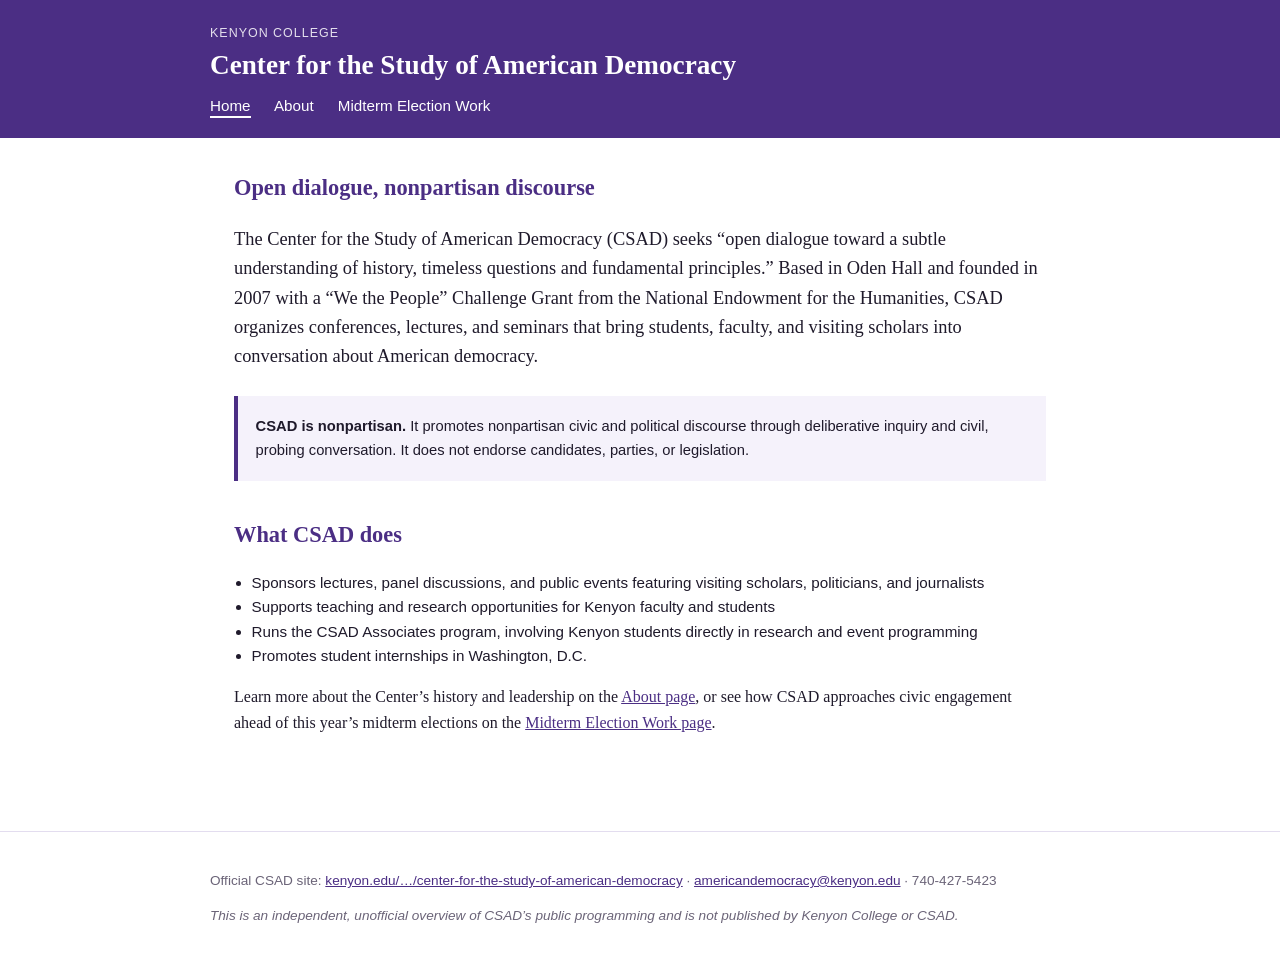
<file: index.html>
<!DOCTYPE html>
<html lang="en">
<head>
  <meta charset="UTF-8" />
  <meta name="viewport" content="width=device-width, initial-scale=1.0" />
  <title>Center for the Study of American Democracy | Kenyon College</title>
  <meta name="description" content="An independent overview of the nonpartisan work of Kenyon College's Center for the Study of American Democracy (CSAD)." />
  <link rel="stylesheet" href="styles.css" />
</head>
<body>
  <header class="site-header">
    <div class="header-inner">
      <p class="eyebrow">Kenyon College</p>
      <h1>Center for the Study of American Democracy</h1>
      <nav class="site-nav" aria-label="Primary">
        <a href="index.html" aria-current="page">Home</a>
        <a href="about.html">About</a>
        <a href="election-work.html">Midterm Election Work</a>
      </nav>
    </div>
  </header>

  <main>
    <h2>Open dialogue, nonpartisan discourse</h2>
    <p class="lede">
      The Center for the Study of American Democracy (CSAD) seeks
      &ldquo;open dialogue toward a subtle understanding of history, timeless
      questions and fundamental principles.&rdquo; Based in Oden Hall and
      founded in 2007 with a &ldquo;We the People&rdquo; Challenge Grant from
      the National Endowment for the Humanities, CSAD organizes conferences,
      lectures, and seminars that bring students, faculty, and visiting
      scholars into conversation about American democracy.
    </p>

    <div class="disclaimer">
      <p>
        <strong>CSAD is nonpartisan.</strong> It promotes nonpartisan civic
        and political discourse through deliberative inquiry and civil,
        probing conversation. It does not endorse candidates, parties, or
        legislation.
      </p>
    </div>

    <h2>What CSAD does</h2>
    <ul class="fact-list">
      <li>Sponsors lectures, panel discussions, and public events featuring visiting scholars, politicians, and journalists</li>
      <li>Supports teaching and research opportunities for Kenyon faculty and students</li>
      <li>Runs the CSAD Associates program, involving Kenyon students directly in research and event programming</li>
      <li>Promotes student internships in Washington, D.C.</li>
    </ul>

    <p>
      Learn more about the Center&rsquo;s history and leadership on the
      <a href="about.html">About page</a>, or see how CSAD approaches civic
      engagement ahead of this year&rsquo;s midterm elections on the
      <a href="election-work.html">Midterm Election Work page</a>.
    </p>
  </main>

  <footer class="site-footer">
    <div class="footer-inner">
      <p>
        Official CSAD site:
        <a href="https://www.kenyon.edu/offices-and-services/center-for-the-study-of-american-democracy/">kenyon.edu/&hellip;/center-for-the-study-of-american-democracy</a>
        &middot; <a href="mailto:americandemocracy@kenyon.edu">americandemocracy@kenyon.edu</a>
        &middot; 740-427-5423
      </p>
      <p class="unofficial-note">
        This is an independent, unofficial overview of CSAD&rsquo;s public
        programming and is not published by Kenyon College or CSAD.
      </p>
    </div>
  </footer>
</body>
</html>
</file>
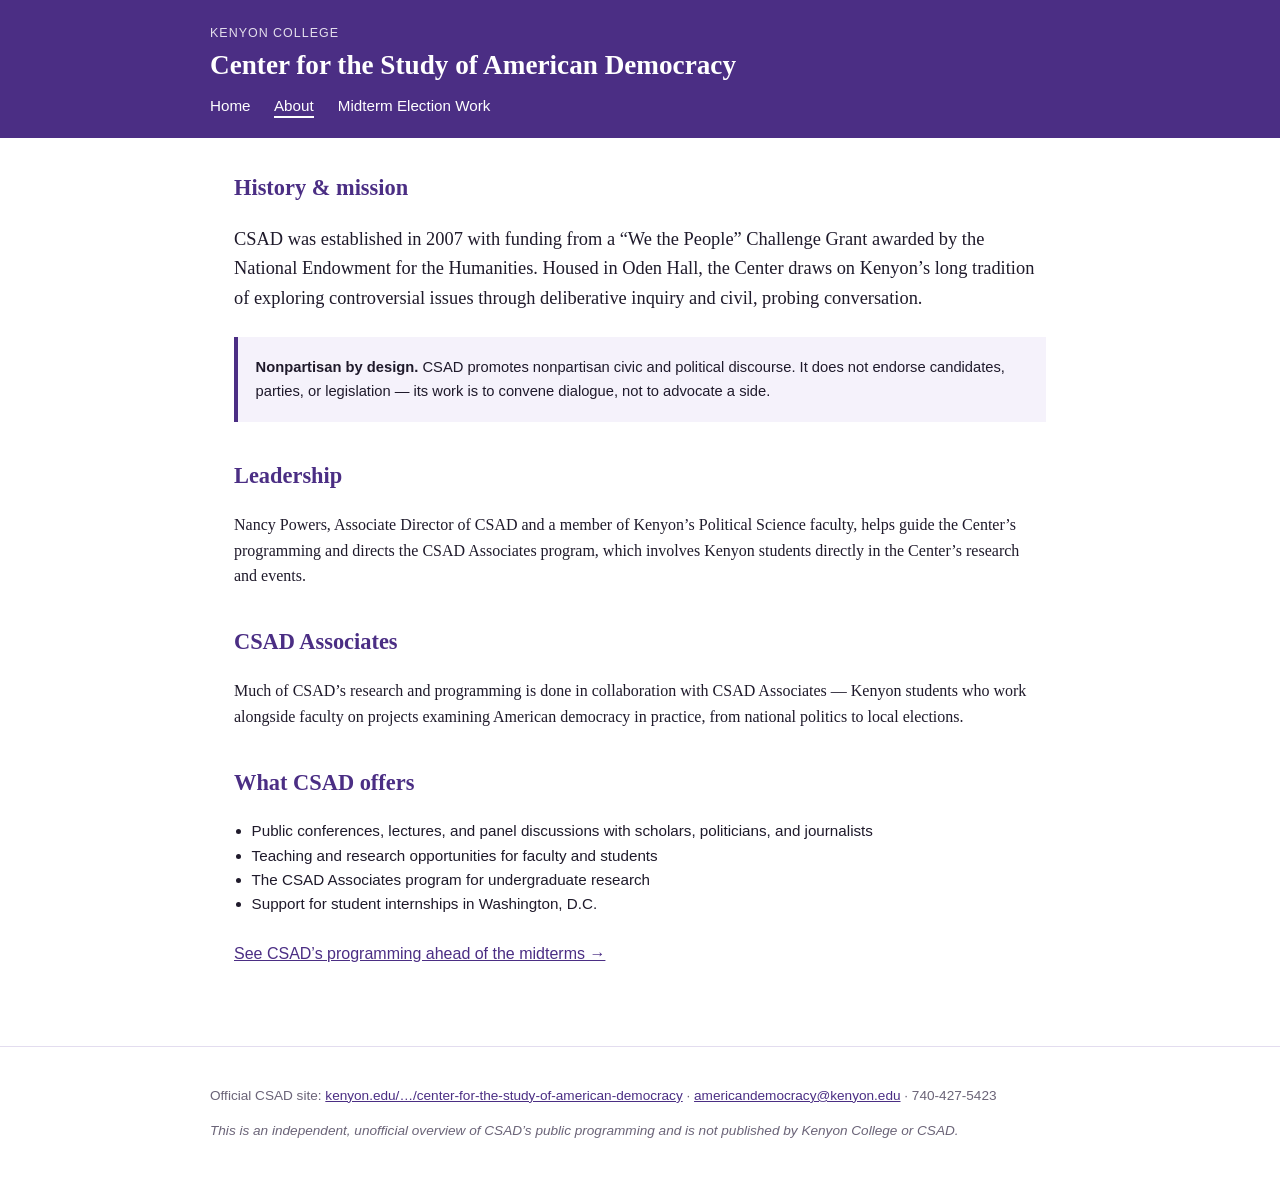
<file: about.html>
<!DOCTYPE html>
<html lang="en">
<head>
  <meta charset="UTF-8" />
  <meta name="viewport" content="width=device-width, initial-scale=1.0" />
  <title>About | Center for the Study of American Democracy</title>
  <meta name="description" content="History, mission, and leadership of Kenyon College's Center for the Study of American Democracy (CSAD)." />
  <link rel="stylesheet" href="styles.css" />
</head>
<body>
  <header class="site-header">
    <div class="header-inner">
      <p class="eyebrow">Kenyon College</p>
      <h1>Center for the Study of American Democracy</h1>
      <nav class="site-nav" aria-label="Primary">
        <a href="index.html">Home</a>
        <a href="about.html" aria-current="page">About</a>
        <a href="election-work.html">Midterm Election Work</a>
      </nav>
    </div>
  </header>

  <main>
    <h2>History &amp; mission</h2>
    <p class="lede">
      CSAD was established in 2007 with funding from a &ldquo;We the
      People&rdquo; Challenge Grant awarded by the National Endowment for the
      Humanities. Housed in Oden Hall, the Center draws on Kenyon&rsquo;s
      long tradition of exploring controversial issues through deliberative
      inquiry and civil, probing conversation.
    </p>

    <div class="disclaimer">
      <p>
        <strong>Nonpartisan by design.</strong> CSAD promotes nonpartisan
        civic and political discourse. It does not endorse candidates,
        parties, or legislation &mdash; its work is to convene dialogue, not
        to advocate a side.
      </p>
    </div>

    <h2>Leadership</h2>
    <p>
      Nancy Powers, Associate Director of CSAD and a member of Kenyon&rsquo;s
      Political Science faculty, helps guide the Center&rsquo;s programming
      and directs the CSAD Associates program, which involves Kenyon
      students directly in the Center&rsquo;s research and events.
    </p>

    <h2>CSAD Associates</h2>
    <p>
      Much of CSAD&rsquo;s research and programming is done in collaboration
      with CSAD Associates &mdash; Kenyon students who work alongside faculty
      on projects examining American democracy in practice, from national
      politics to local elections.
    </p>

    <h2>What CSAD offers</h2>
    <ul class="fact-list">
      <li>Public conferences, lectures, and panel discussions with scholars, politicians, and journalists</li>
      <li>Teaching and research opportunities for faculty and students</li>
      <li>The CSAD Associates program for undergraduate research</li>
      <li>Support for student internships in Washington, D.C.</li>
    </ul>

    <div class="cta-links">
      <a href="election-work.html">See CSAD&rsquo;s programming ahead of the midterms &rarr;</a>
    </div>
  </main>

  <footer class="site-footer">
    <div class="footer-inner">
      <p>
        Official CSAD site:
        <a href="https://www.kenyon.edu/offices-and-services/center-for-the-study-of-american-democracy/">kenyon.edu/&hellip;/center-for-the-study-of-american-democracy</a>
        &middot; <a href="mailto:americandemocracy@kenyon.edu">americandemocracy@kenyon.edu</a>
        &middot; 740-427-5423
      </p>
      <p class="unofficial-note">
        This is an independent, unofficial overview of CSAD&rsquo;s public
        programming and is not published by Kenyon College or CSAD.
      </p>
    </div>
  </footer>
</body>
</html>
</file>
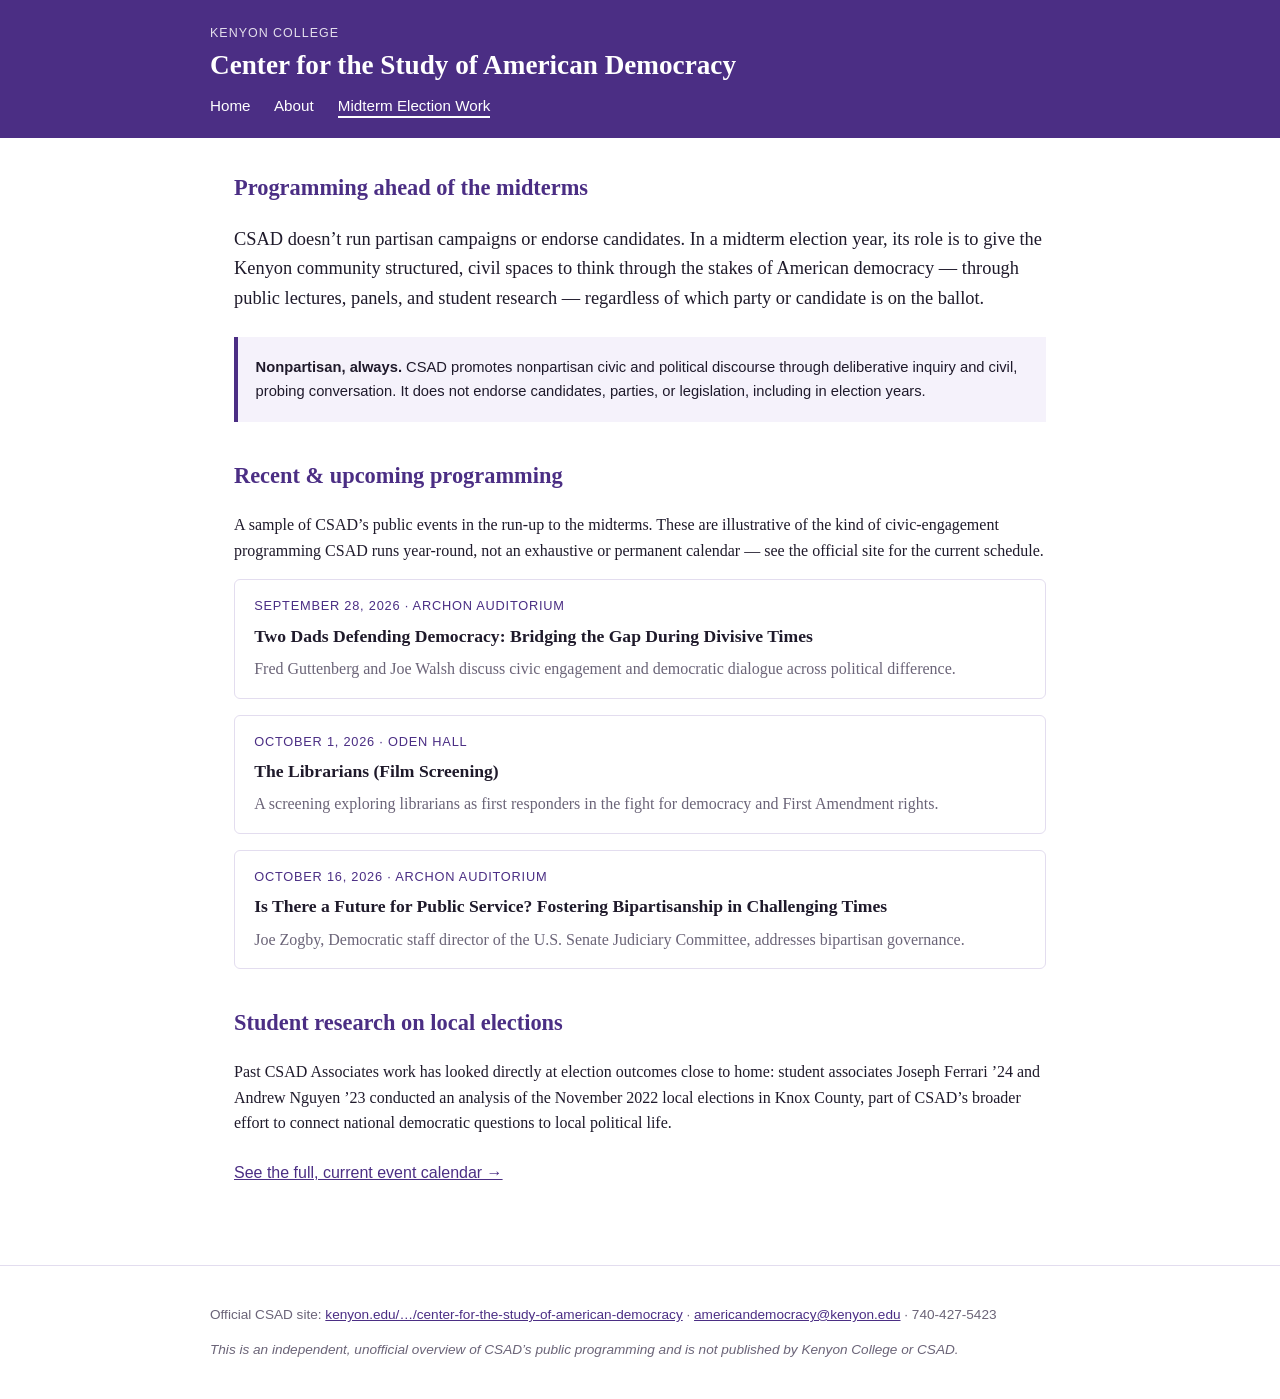
<file: election-work.html>
<!DOCTYPE html>
<html lang="en">
<head>
  <meta charset="UTF-8" />
  <meta name="viewport" content="width=device-width, initial-scale=1.0" />
  <title>Midterm Election Work | Center for the Study of American Democracy</title>
  <meta name="description" content="How Kenyon's Center for the Study of American Democracy is engaging students and the public ahead of the midterm elections." />
  <link rel="stylesheet" href="styles.css" />
</head>
<body>
  <header class="site-header">
    <div class="header-inner">
      <p class="eyebrow">Kenyon College</p>
      <h1>Center for the Study of American Democracy</h1>
      <nav class="site-nav" aria-label="Primary">
        <a href="index.html">Home</a>
        <a href="about.html">About</a>
        <a href="election-work.html" aria-current="page">Midterm Election Work</a>
      </nav>
    </div>
  </header>

  <main>
    <h2>Programming ahead of the midterms</h2>
    <p class="lede">
      CSAD doesn&rsquo;t run partisan campaigns or endorse candidates. In a
      midterm election year, its role is to give the Kenyon community
      structured, civil spaces to think through the stakes of American
      democracy &mdash; through public lectures, panels, and student
      research &mdash; regardless of which party or candidate is on the
      ballot.
    </p>

    <div class="disclaimer">
      <p>
        <strong>Nonpartisan, always.</strong> CSAD promotes nonpartisan civic
        and political discourse through deliberative inquiry and civil,
        probing conversation. It does not endorse candidates, parties, or
        legislation, including in election years.
      </p>
    </div>

    <h2>Recent &amp; upcoming programming</h2>
    <p>
      A sample of CSAD&rsquo;s public events in the run-up to the midterms.
      These are illustrative of the kind of civic-engagement programming
      CSAD runs year-round, not an exhaustive or permanent calendar &mdash;
      see the official site for the current schedule.
    </p>

    <div class="event">
      <p class="event-date">September 28, 2026 &middot; Archon Auditorium</p>
      <h3>Two Dads Defending Democracy: Bridging the Gap During Divisive Times</h3>
      <p>
        Fred Guttenberg and Joe Walsh discuss civic engagement and
        democratic dialogue across political difference.
      </p>
    </div>

    <div class="event">
      <p class="event-date">October 1, 2026 &middot; Oden Hall</p>
      <h3>The Librarians (Film Screening)</h3>
      <p>
        A screening exploring librarians as first responders in the fight
        for democracy and First Amendment rights.
      </p>
    </div>

    <div class="event">
      <p class="event-date">October 16, 2026 &middot; Archon Auditorium</p>
      <h3>Is There a Future for Public Service? Fostering Bipartisanship in Challenging Times</h3>
      <p>
        Joe Zogby, Democratic staff director of the U.S. Senate Judiciary
        Committee, addresses bipartisan governance.
      </p>
    </div>

    <h2>Student research on local elections</h2>
    <p>
      Past CSAD Associates work has looked directly at election outcomes
      close to home: student associates Joseph Ferrari &rsquo;24 and Andrew
      Nguyen &rsquo;23 conducted an analysis of the November 2022 local
      elections in Knox County, part of CSAD&rsquo;s broader effort to
      connect national democratic questions to local political life.
    </p>

    <div class="cta-links">
      <a href="https://www.kenyon.edu/offices-and-services/center-for-the-study-of-american-democracy/events/">See the full, current event calendar &rarr;</a>
    </div>
  </main>

  <footer class="site-footer">
    <div class="footer-inner">
      <p>
        Official CSAD site:
        <a href="https://www.kenyon.edu/offices-and-services/center-for-the-study-of-american-democracy/">kenyon.edu/&hellip;/center-for-the-study-of-american-democracy</a>
        &middot; <a href="mailto:americandemocracy@kenyon.edu">americandemocracy@kenyon.edu</a>
        &middot; 740-427-5423
      </p>
      <p class="unofficial-note">
        This is an independent, unofficial overview of CSAD&rsquo;s public
        programming and is not published by Kenyon College or CSAD.
      </p>
    </div>
  </footer>
</body>
</html>
</file>
<file: styles.css>
:root {
  --purple: #4b2e84;
  --purple-dark: #362061;
  --ink: #1f1a2b;
  --paper: #ffffff;
  --muted: #6b6478;
  --hairline: #e3ddef;
  --disclaimer-bg: #f5f2fb;
}

* {
  box-sizing: border-box;
}

body {
  margin: 0;
  font-family: Georgia, "Times New Roman", serif;
  color: var(--ink);
  background: var(--paper);
  line-height: 1.6;
}

a {
  color: var(--purple);
}

a:hover {
  color: var(--purple-dark);
}

header.site-header {
  background: var(--purple);
  color: var(--paper);
  padding: 1.5rem 1.5rem 1.25rem;
}

.header-inner {
  max-width: 860px;
  margin: 0 auto;
}

.site-header .eyebrow {
  font-family: Arial, Helvetica, sans-serif;
  font-size: 0.78rem;
  letter-spacing: 0.08em;
  text-transform: uppercase;
  opacity: 0.85;
  margin: 0 0 0.25rem;
}

.site-header h1 {
  margin: 0 0 0.75rem;
  font-size: 1.7rem;
  line-height: 1.25;
}

nav.site-nav {
  font-family: Arial, Helvetica, sans-serif;
  font-size: 0.95rem;
}

nav.site-nav a {
  color: var(--paper);
  text-decoration: none;
  margin-right: 1.25rem;
  padding-bottom: 2px;
  border-bottom: 2px solid transparent;
}

nav.site-nav a:hover,
nav.site-nav a[aria-current="page"] {
  border-bottom-color: var(--paper);
}

main {
  max-width: 860px;
  margin: 0 auto;
  padding: 2rem 1.5rem 3rem;
}

main h2 {
  color: var(--purple);
  font-size: 1.4rem;
  margin-top: 2.2rem;
}

main h2:first-child {
  margin-top: 0;
}

.lede {
  font-size: 1.15rem;
  color: var(--ink);
}

.disclaimer {
  border-left: 4px solid var(--purple);
  background: var(--disclaimer-bg);
  padding: 0.9rem 1.1rem;
  font-family: Arial, Helvetica, sans-serif;
  font-size: 0.92rem;
  color: var(--ink);
  margin: 1.5rem 0;
}

.disclaimer p {
  margin: 0.3rem 0;
}

.fact-list {
  font-family: Arial, Helvetica, sans-serif;
  font-size: 0.95rem;
  padding-left: 1.1rem;
}

.event {
  border: 1px solid var(--hairline);
  border-radius: 6px;
  padding: 1rem 1.2rem;
  margin-bottom: 1rem;
}

.event .event-date {
  font-family: Arial, Helvetica, sans-serif;
  font-size: 0.8rem;
  text-transform: uppercase;
  letter-spacing: 0.06em;
  color: var(--purple);
  margin: 0 0 0.3rem;
}

.event h3 {
  margin: 0 0 0.4rem;
  font-size: 1.1rem;
}

.event p {
  margin: 0;
  color: var(--muted);
}

.cta-links {
  font-family: Arial, Helvetica, sans-serif;
  margin-top: 1.5rem;
}

.cta-links a {
  display: inline-block;
  margin-right: 1rem;
}

footer.site-footer {
  border-top: 1px solid var(--hairline);
  margin-top: 2rem;
  padding: 1.5rem;
  font-family: Arial, Helvetica, sans-serif;
  font-size: 0.85rem;
  color: var(--muted);
}

footer.site-footer .footer-inner {
  max-width: 860px;
  margin: 0 auto;
}

footer.site-footer a {
  color: var(--purple);
}

footer.site-footer .unofficial-note {
  margin-top: 0.75rem;
  font-style: italic;
}
</file>
